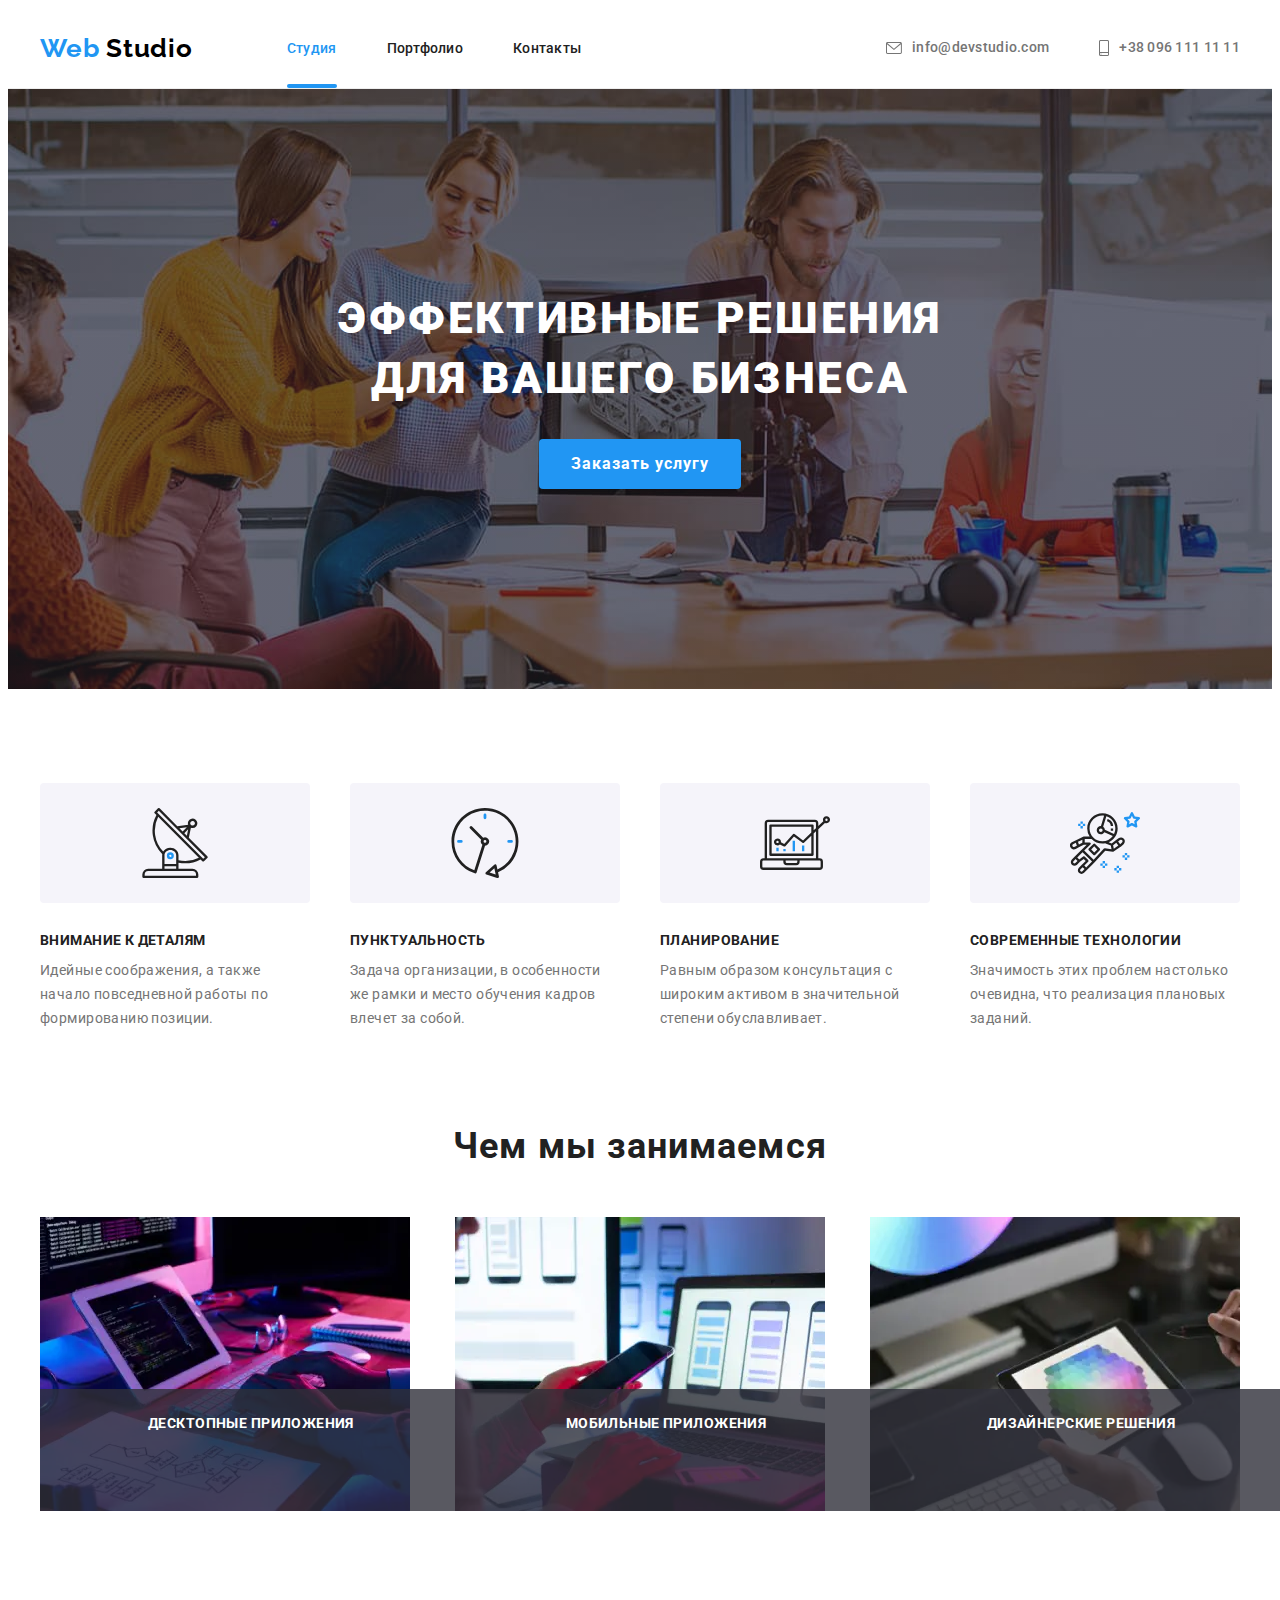
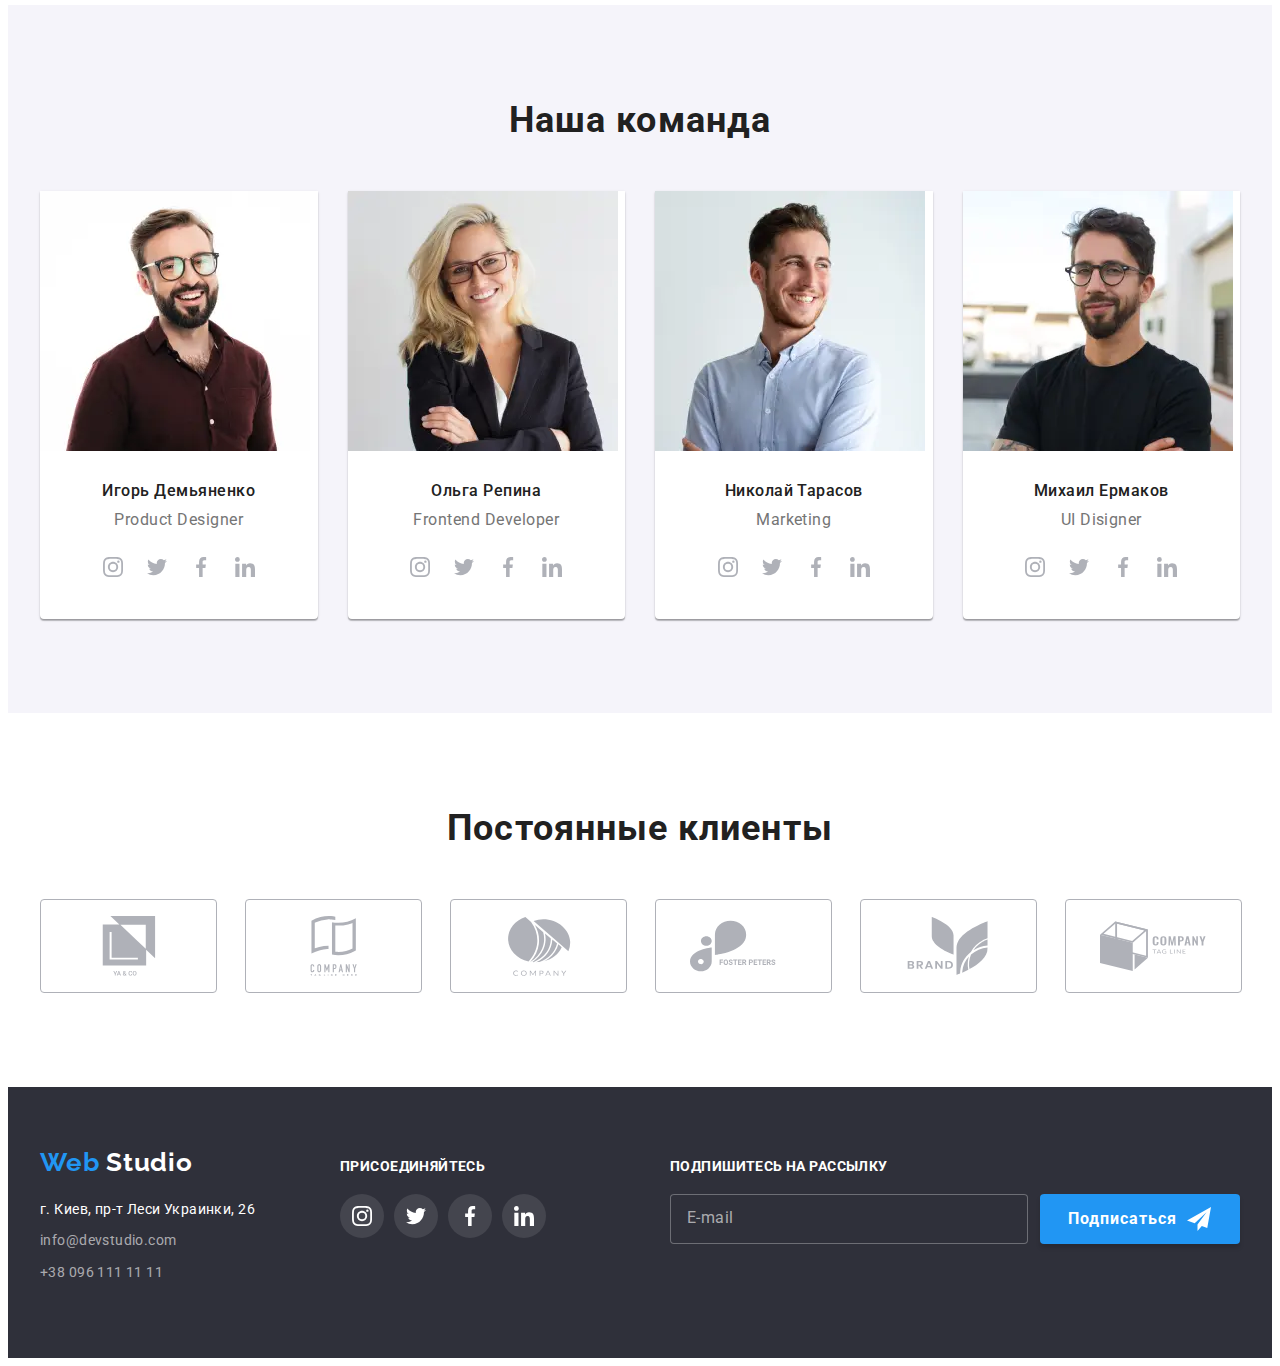
<file: index.html>
<!DOCTYPE html>
<html lang="ru">

<head>
	<meta charset="UTF-8" />
	<meta http-equiv="X-UA-Compatible" content="IE=edge" />
	<meta name="viewport" content="width=device-width, initial-scale=1.0" />
	<title>Студия</title>
	<link rel="preconnect" href="https://fonts.googleapis.com" />
	<link rel="preconnect" href="https://fonts.gstatic.com" crossorigin />
	<link href="https://fonts.googleapis.com/css2?family=Raleway:wght@700&family=Roboto:wght@400;500;700;900&display=swap"
		rel="stylesheet" />
	<link rel="stylesheet" href="https://cdnjs.cloudflare.com/ajax/libs/modern-normalize/1.1.0/modern-normalize.min.css"
		integrity="sha512-wpPYUAdjBVSE4KJnH1VR1HeZfpl1ub8YT/NKx4PuQ5NmX2tKuGu6U/JRp5y+Y8XG2tV+wKQpNHVUX03MfMFn9Q=="
		crossorigin="anonymous" referrerpolicy="no-referrer" />
	<link rel="stylesheet" href="./css/main.min.css">
</head>

<body>
	<header class="header">
		<div class="container header-container">
			<a href="index.html" lang="en" class="logo link">
				Web
				<span class="logo_black">Studio</span>
			</a>
			<button type="button" class="mobile-menu-btn" aria-label="Открыть меню" data-menu-open>
				<svg class="mobile-menu-btn__icon" width="40" height="40">
					<use href="./images/sprite.svg#burger-menu-icon"></use>
				</svg>
			</button>
			<nav class="nav">
				<ul class="nav-list list">
					<li class="nav-list__item">
						<a class="nav-list__link link current" href="">
							Студия
						</a>
					</li>
					<li class="nav-list__item">
						<a class="nav-list__link link" href="./portfolio.html">
							Портфолио
						</a>
					</li>
					<li class="nav-list__item">
						<a class="nav-list__link link" href="#contacts">
							Контакты
						</a>
					</li>
				</ul>
			</nav>
			<ul class="contacts-list list">
				<li class="contacts-list__item">
					<a class="contacts-list__link link email" href="mailto:info@devstudio.com">
						<svg class="contacts-list__icon" width="16" height="12">
							<use href="./images/sprite.svg#icon-envelope"></use>
						</svg>
						info@devstudio.com
					</a>
				</li>
				<li class="contacts-list__item">
					<a class="contacts-list__link link phone" href="tel:+380961111111">
						<svg class="contacts-list__icon" width="10" height="16">
							<use href="./images/sprite.svg#icon-smartphone"></use>
						</svg>
						+38 096 111 11 11
					</a>
				</li>
			</ul>
		</div>
		<div class="mobile-menu" data-menu>
			<div class="container mobile-menu__container">
				<button type="button" class="mobile-menu__close-btn" aria-label="Закрыть меню" data-menu-close>
					<svg class="mobile-menu__close-icon" width="40" height="40">
						<use href="./images/sprite.svg#menu-close-icon"></use>
					</svg>
				</button>
				<ul class="mobile-menu__nav list">
					<li class="mobile-menu__nav-item"><a href="./index.html" class="mobile-menu__nav-link link current">Студия</a>
					</li>
					<li class="mobile-menu__nav-item"><a href="./portfolio.html" class="mobile-menu__nav-link link">Портфолио</a>
					</li>
					<li class="mobile-menu__nav-item"><a href="#contacts" class="mobile-menu__nav-link link">Контакты</a></li>
				</ul>
				<div class="mobile-menu__contacts-wrapper">
					<ul class="mobile-menu__contacts list">
						<li class="mobile-menu__contacts-item"><a href="tel:+380961111111"
								class="mobile-menu__contacts-link link phone">+38 096 111 11 11</a></li>
						<li class="mobile-menu__contacts-item"><a href="mailto:info@devstudio.com"
								class="mobile-menu__contacts-link link email">info@devstudio.com</a></li>
					</ul>
					<ul class="mobile-menu__social list">
						<li class="mobile-menu__social-item"><a href="" class="mobile-menu__social-link link">Instagram</a></li>
						<li class="mobile-menu__social-item"><a href="" class="mobile-menu__social-link link">Twitter</a></li>
						<li class="mobile-menu__social-item"><a href="" class="mobile-menu__social-link link">Facebook</a></li>
						<li class="mobile-menu__social-item"><a href="" class="mobile-menu__social-link link">LinkedIn</a></li>
					</ul>
				</div>
			</div>
		</div>
	</header>
	<main>
		<section class="hero-section">
			<div class="container hero-container">
				<h1 class="main-title">
					Эффективные решения
					<br />
					для вашего бизнеса
				</h1>
				<button class="modal-btn" type="button" aria-label="Заказать услугу" data-modal-open>
					Заказать услугу
				</button>
			</div>
		</section>
		<section class="features-section section">
			<div class="container features-container">
				<h2 class="features-title title visually-hidden">
					Наши преимущества
				</h2>
				<ul class="features-list list">
					<li class="features-list__item">
						<div class="features-list__icon-wrapper">
							<svg class="features-list__icon" width="70" height="70">
								<use href="./images/sprite.svg#icon-antenna"></use>
							</svg>
						</div>
						<h3 class="features-list__title">Внимание к деталям</h3>
						<p class="features-list__description">
							Идейные соображения, а также начало повседневной работы по
							формированию позиции.
						</p>
					</li>

					<li class="features-list__item">
						<div class="features-list__icon-wrapper">
							<svg class="features-list__icon" width="70" height="70">
								<use href="./images/sprite.svg#icon-clock"></use>
							</svg>
						</div>
						<h3 class="features-list__title">Пунктуальность</h3>
						<p class="features-list__description">
							Задача организации, в особенности же рамки и место обучения
							кадров влечет за собой.
						</p>
					</li>
					<li class="features-list__item">
						<div class="features-list__icon-wrapper">
							<svg class="features-list__icon" width="70" height="70">
								<use href="./images/sprite.svg#icon-diagram"></use>
							</svg>
						</div>
						<h3 class="features-list__title">Планирование</h3>
						<p class="features-list__description">
							Равным образом консультация с широким активом в значительной
							степени обуславливает.
						</p>
					</li>
					<li class="features-list__item">
						<div class="features-list__icon-wrapper">
							<svg class="features-list__icon" width="70" height="70">
								<use href="./images/sprite.svg#icon-astronaut"></use>
							</svg>
						</div>
						<h3 class="features-list__title">Современные технологии</h3>
						<p class="features-list__description">
							Значимость этих проблем настолько очевидна, что реализация
							плановых заданий.
						</p>
					</li>
				</ul>
			</div>
		</section>
		<section class="activities section">
			<div class="container activities-container">
				<h2 class="activities-title title">Чем мы занимаемся</h2>
				<ul class="activities-list list">
					<li class="activities-list__item">
						<picture>
							<source srcset="./images/box-1.webp 1x, ./images/box-1@2x.webp 2x" type="image/webp" />
							<source srcset="./images/box-1.jpg 1x, ./images/box-1@2x.jpg 2x">
							<img src="./images/box-1.jpg" alt="Проектируем сайты" class="activities-list__img" />
						</picture>
						<h3 class="activities-list__title">Десктопные приложения</h3>
					</li>
					<li class="activities-list__item">
						<picture>
							<source srcset="./images/box-2.webp 1x, ./images/box-2@2x.webp 2x" type="image/webp" />
							<source srcset="./images/box-2.jpg 1x, ./images/box-2@2x.jpg 2x">
							<img src="./images/box-2.jpg" alt="Адаптируем под мобильные" class="activities-list__img" />
						</picture>
						<h3 class="activities-list__title">Мобильные приложения</h3>
					</li>
					<li class="activities-list__item">
						<picture>
							<source srcset="./images/box-3.webp 1x, ./images/box-3@2x.webp 2x" type="image/webp" />
							<source srcset="./images/box-3.jpg 1x, ./images/box-3@2x.jpg 2x">
							<img src="./images/box-3.jpg" alt="Сопровождаем бренды" class="activities-list__img" />
						</picture>
						<h3 class="activities-list__title">Дизайнерские решения</h3>
					</li>
				</ul>
			</div>
		</section>
		<section class="team section">
			<div class="container team-container">
				<h2 class="team-title title">Наша команда</h2>
				<ul class="team-list list">
					<li class="team-member">
						<div class="team-member-card">
							<picture>
								<source srcset="./images/demjanenko.webp 1x, ./images/demjanenko@2x.webp 2x" media="(min-width: 1200px)"
									type="image/webp" />
								<source srcset="./images/demjanenko.jpg 1x, ./images/demjanenko@2x.jpg 2x"
									media="(min-width: 1200px)" />
								<source srcset="./images/demjanenko-tab.webp 1x, ./images/demjanenko-tab@2x.webp 2x"
									media="(min-width: 768px)" type="image/webp" />
								<source srcset="./images/demjanenko-tab.jpg 1x, ./images/demjanenko-tab@2x.jpg 2x"
									media="(min-width: 768px)" />
								<source srcset="./images/demjanenko-mob.webp 1x, ./images/demjanenko-mob@2x.webp 2x"
									media="(max-width: 767px)" type="image/webp" />
								<source srcset="./images/demjanenko-mob.jpg 1x, ./images/demjanenko-mob@2x.jpg 2x"
									media="(max-width: 767px)" />

								<img src="./images/demjanenko-mob.jpg" alt="Игорь Демьяненко" class="picture-team-member" />
							</picture>
							<div class="team-member-description">
								<h3 class="team-member-name">Игорь Демьяненко</h3>
								<p class="team-member-position" lang="en">
									Product Designer
								</p>
								<ul class="social-list list">
									<li class="social-list__item">
										<a class="social-list__link link" href="">
											<svg class="social-list__icon" width="20" height="20">
												<use href="./images/sprite.svg#icon-instagram"></use>
											</svg>
										</a>
									</li>
									<li class="social-list__item">
										<a class="social-list__link link" href="">
											<svg class="social-list__icon" width="20" height="20">
												<use href="./images/sprite.svg#icon-twitter"></use>
											</svg>
										</a>
									</li>
									<li class="social-list__item">
										<a class="social-list__link link" href="">
											<svg class="social-list__icon" width="20" height="20">
												<use href="./images/sprite.svg#icon-facebook"></use>
											</svg>
										</a>
									</li>
									<li class="social-list__item">
										<a class="social-list__link link" href="">
											<svg class="social-list__icon" width="20" height="20">
												<use href="./images/sprite.svg#icon-linkedin"></use>
											</svg>
										</a>
									</li>
								</ul>
							</div>
						</div>
					</li>
					<li class="team-member">
						<div class="team-member-card">
							<picture>
								<source srcset="./images/repina.webp 1x, ./images/repina@2x.webp 2x" media="(min-width: 1200px)"
									type="image/webp" />
								<source srcset="./images/repina.jpg 1x, ./images/repina@2x.jpg 2x" media="(min-width: 1200px)" />
								<source srcset="./images/repina-tab.webp 1x, ./images/repina-tab@2x.webp 2x" media="(min-width: 768px)"
									type="image/webp" />
								<source srcset="./images/repina-tab.jpg 1x, ./images/repina-tab@2x.jpg 2x" media="(min-width: 768px)" />
								<source srcset="./images/repina-mob.webp 1x, ./images/repina-mob@2x.webp 2x" media="(max-width: 767px)"
									type="image/webp" />
								<source srcset="./images/repina-mob.jpg 1x, ./images/repina-mob@2x.jpg 2x" media="(max-width: 767px)" />

								<img src="./images/repina-mob.jpg" alt="Ольга Репина" class="picture-team-member" />
							</picture>
							<div class="team-member-description">
								<h3 class="team-member-name">Ольга Репина</h3>
								<p class="team-member-position" lang="en">
									Frontend Developer
								</p>
								<ul class="social-list list">
									<li class="social-list__item">
										<a class="social-list__link link" href="">
											<svg class="social-list__icon" width="20" height="20">
												<use href="./images/sprite.svg#icon-instagram"></use>
											</svg>
										</a>
									</li>
									<li class="social-list__item">
										<a class="social-list__link link" href="">
											<svg class="social-list__icon" width="20" height="20">
												<use href="./images/sprite.svg#icon-twitter"></use>
											</svg>
										</a>
									</li>
									<li class="social-list__item">
										<a class="social-list__link link" href="">
											<svg class="social-list__icon" width="20" height="20">
												<use href="./images/sprite.svg#icon-facebook"></use>
											</svg>
										</a>
									</li>
									<li class="social-list__item">
										<a class="social-list__link link" href="">
											<svg class="social-list__icon" width="20" height="20">
												<use href="./images/sprite.svg#icon-linkedin"></use>
											</svg>
										</a>
									</li>
								</ul>
							</div>
						</div>
					</li>
					<li class="team-member">
						<div class="team-member-card">
							<picture>
								<source srcset="./images/tarasov.webp 1x, ./images/tarasov@2x.webp 2x" media="(min-width: 1200px)"
									type="image/webp" />
								<source srcset="./images/tarasov.jpg 1x, ./images/tarasov@2x.jpg 2x" media="(min-width: 1200px)" />
								<source srcset="./images/tarasov-tab.webp 1x, ./images/tarasov-tab@2x.webp 2x"
									media="(min-width: 768px)" type="image/webp" />
								<source srcset="./images/tarasov-tab.jpg 1x, ./images/tarasov-tab@2x.jpg 2x"
									media="(min-width: 768px)" />
								<source srcset="./images/tarasov-mob.webp 1x, ./images/tarasov-mob@2x.webp 2x"
									media="(max-width: 767px)" type="image/webp" />
								<source srcset="./images/tarasov-mob.jpg 1x, ./images/tarasov-mob@2xx.jpg 2x"
									media="(max-width: 767px)" />

								<img src="./images/tarasov-mob.jpg" alt="Николай Тарасов" class="picture-team-member" />
							</picture>
							<div class="team-member-description">
								<h3 class="team-member-name">Николай Тарасов</h3>
								<p class="team-member-position" lang="en">
									Marketing
								</p>
								<ul class="social-list list">
									<li class="social-list__item">
										<a class="social-list__link link" href="">
											<svg class="social-list__icon" width="20" height="20">
												<use href="./images/sprite.svg#icon-instagram"></use>
											</svg>
										</a>
									</li>
									<li class="social-list__item">
										<a class="social-list__link link" href="">
											<svg class="social-list__icon" width="20" height="20">
												<use href="./images/sprite.svg#icon-twitter"></use>
											</svg>
										</a>
									</li>
									<li class="social-list__item">
										<a class="social-list__link link" href="">
											<svg class="social-list__icon" width="20" height="20">
												<use href="./images/sprite.svg#icon-facebook"></use>
											</svg>
										</a>
									</li>
									<li class="social-list__item">
										<a class="social-list__link link" href="">
											<svg class="social-list__icon" width="20" height="20">
												<use href="./images/sprite.svg#icon-linkedin"></use>
											</svg>
										</a>
									</li>
								</ul>
							</div>
						</div>
					</li>
					<li class="team-member">
						<div class="team-member-card">
							<picture>
								<source srcset="./images/ermakov.webp 1x, ./images/ermakov@2x.webp 2x" media="(min-width: 1200px)"
									type="image/webp" />
								<source srcset="./images/ermakov.jpg 1x, ./images/ermakov@2x.jpg 2x" media="(min-width: 1200px)" />
								<source srcset="./images/ermakov-tab.webp 1x, ./images/ermakov-tab@2x.webp 2x"
									media="(min-width: 768px)" type="image/webp" />
								<source srcset="./images/ermakov-tab.jpg 1x, ./images/ermakov-tab@2x.jpg 2x"
									media="(min-width: 768px)" />
								<source srcset="./images/ermakov-mob.webp 1x, ./images/ermakov-mob@2x.webp 2x"
									media="(max-width: 767px)" type="image/webp" />
								<source srcset="./images/ermakov-mob.jpg 1x, ./images/ermakov-mob@2x.jpg 2x"
									media="(max-width: 767px)" />

								<img src="./images/ermakov-mob.jpg" alt="Михаил Ермаков" class="pictur-team-member" />
							</picture>
							<div class="team-member-description">
								<h3 class="team-member-name">Михаил Ермаков</h3>
								<p class="team-member-position" lang="en">
									UI Disigner
								</p>
								<ul class="social-list list">
									<li class="social-list__item">
										<a class="social-list__link link" href="">
											<svg class="social-list__icon" width="20" height="20">
												<use href="./images/sprite.svg#icon-instagram"></use>
											</svg>
										</a>
									</li>
									<li class="social-list__item">
										<a class="social-list__link link" href="">
											<svg class="social-list__icon" width="20" height="20">
												<use href="./images/sprite.svg#icon-twitter"></use>
											</svg>
										</a>
									</li>
									<li class="social-list__item">
										<a class="social-list__link link" href="">
											<svg class="social-list__icon" width="20" height="20">
												<use href="./images/sprite.svg#icon-facebook"></use>
											</svg>
										</a>
									</li>
									<li class="social-list__item">
										<a class="social-list__link link" href="">
											<svg class="social-list__icon" width="20" height="20">
												<use href="./images/sprite.svg#icon-linkedin"></use>
											</svg>
										</a>
									</li>
								</ul>
							</div>
						</div>
					</li>
				</ul>
			</div>
		</section>
		<section class="clients section">
			<div class="container clients-container">
				<h2 class="clients-title title">Постоянные клиенты</h2>
				<ul class="clients-list list">
					<li class="clients-list__item">
						<a href="" class="clients-list__link link">
							<svg class="clients-list__icon" width="106" height="60">
								<use href="./images/sprite.svg#icon-yako"></use>
							</svg>
						</a>
					</li>
					<li class="clients-list__item">
						<a href="" class="clients-list__link link">
							<svg class="clients-list__icon" width="106" height="60">
								<use href="./images/sprite.svg#icon-taglinehere"></use>
							</svg>
						</a>
					</li>
					<li class="clients-list__item">
						<a href="" class="clients-list__link link">
							<svg class="clients-list__icon" width="106" height="60">
								<use href="./images/sprite.svg#icon-company"></use>
							</svg>
						</a>
					</li>
					<li class="clients-list__item">
						<a href="" class="clients-list__link link">
							<svg class="clients-list__icon" width="106" height="60">
								<use href="./images/sprite.svg#icon-foster"></use>
							</svg>
						</a>
					</li>
					<li class="clients-list__item">
						<a href="" class="clients-list__link link">
							<svg class="clients-list__icon" width="106" height="60">
								<use href="./images/sprite.svg#icon-brand"></use>
							</svg>
						</a>
					</li>
					<li class="clients-list__item">
						<a href="" class="clients-list__link link">
							<svg class="clients-list__icon" width="106" height="60">
								<use href="./images/sprite.svg#icon-tagline"></use>
							</svg>
						</a>
					</li>
				</ul>
			</div>
		</section>
	</main>
	<footer class="footer">
		<div class="container footer-container">
			<div class="footer-wraper">
				<div class="address-wraper">
					<a href="index.html" lang="en" class="logo link">
						Web
						<span class="logo_white">Studio</span>
					</a>
					<address id="contacts" class="contacts">
						<ul class="contacts-list list">
							<li class="contacts-list__item">
								<a class="contacts-list__link link post" href="https://goo.gl/maps/UUUmMHArdC9bSHM6A" target="_blank"
									rel="noopener noreferrer">
									г. Киев, пр-т Леси Украинки, 26
								</a>
							</li>
							<li class="contacts-list__item">
								<a class="contacts-list__link link email" href="mailto:info@devstudio.com">
									info@devstudio.com
								</a>
							</li>
							<li class="contacts-list__item">
								<a class="contacts-list__link link phone" href="tel:+380961111111">
									+38 096 111 11 11
								</a>
							</li>
						</ul>
					</address>
				</div>
				<div class="social-media">
					<b class="join">Присоединяйтесь</b>
					<ul class="social-list list">
						<li class="social-list__item">
							<a class="social-list__link link" href="">
								<svg class="social-list__icon" width="20" height="20">
									<use href="./images/sprite.svg#icon-instagram"></use>
								</svg>
							</a>
						</li>
						<li class="social-list__item">
							<a class="social-list__link link" href="">
								<svg class="social-list__icon" width="20" height="20">
									<use href="./images/sprite.svg#icon-twitter"></use>
								</svg>
							</a>
						</li>
						<li class="social-list__item">
							<a class="social-list__link link" href="">
								<svg class="social-list__icon" width="20" height="20">
									<use href="./images/sprite.svg#icon-facebook"></use>
								</svg>
							</a>
						</li>
						<li class="social-list__item">
							<a class="social-list__link link" href="">
								<svg class="social-list__icon" width="20" height="20">
									<use href="./images/sprite.svg#icon-linkedin"></use>
								</svg>
							</a>
						</li>
					</ul>
				</div>
				<form class="subscribe-form">
					<strong class="subscribe-call">Подпишитесь на рассылку</strong>
					<div class="subscribe-form-email-wrapper">
						<input type="email" name="subscribe-form-email" class="subscribe-form-input" placeholder="E-mail">
						<button type="submit" class="subscribe-form-submit-btn"
							aria-label="Подписаться на рассылку">Подписаться</button>
					</div>
				</form>
			</div>
		</div>
	</footer>
	<div class="backdrop is-hidden" data-modal>
		<div class="modal">
			<button type="button" class="modal-close-btn" aria-label="Закрыть форму" data-modal-close>
				<svg class="modal-close-icon" width="18" height="18">
					<use href="./images/sprite.svg#close-icon"></use>
				</svg>
			</button>

			<form class="contact-form">
				<b class="contact-form-title">Оставьте свои данные, мы вам перезвоним</b>
				<label class="contact-form-field">
					<span class="contact-form-field-label">Имя</span>
					<span class="contact-form-input-wrapper">
						<input name="user_name" type="text" class="contact-form-input" required />
						<svg class="contact-form-input-icon" width="18" height="18">
							<use href="./images/sprite.svg#person-input-icon"></use>
						</svg>
					</span>
				</label>
				<label class="contact-form-field">
					<span class="contact-form-field-label">Телефон</span>
					<span class="contact-form-input-wrapper">
						<input name="user_phone" type="tel" class="contact-form-input" required />
						<svg class="contact-form-input-icon" width="18" height="18">
							<use href="./images/sprite.svg#phone-input-icon"></use>
						</svg>
					</span>
				</label>
				<label class="contact-form-field">
					<span class="contact-form-field-label">Почта</span>
					<span class="contact-form-input-wrapper">
						<input name="user_email" type="email" class="contact-form-input" required />
						<svg class="contact-form-input-icon" width="18" height="18">
							<use href="./images/sprite.svg#email-input-icon"></use>
						</svg>
					</span>
				</label>
				<label class="contact-form-field">
					<span class="contact-form-field-label">Комментарий</span>
					<textarea name="user_message" class="contact-form-message" placeholder="Введите текст"></textarea>
				</label>
				<div class="contact-form-checkbox-wrapper">
					<input name="accept-policy" type="checkbox" class="contact-form-checkbox visually-hidden" id="policy-checkbox"
						required />
					<label for="policy-checkbox" class="contact-form-checkbox-label">
						Соглашаюсь с рассылкой и принимаю&nbsp;
						<a href="">Условия договора</a>
					</label>
				</div>
				<button type="submit" class="contact-form-submit-btn" aria-label="Отправить данные">
					Отправить
				</button>
			</form>
		</div>
	</div>
	<script src="./js/modal.js"></script>
	<script src="./js/menu.js"></script>
</body>

</html>
</file>
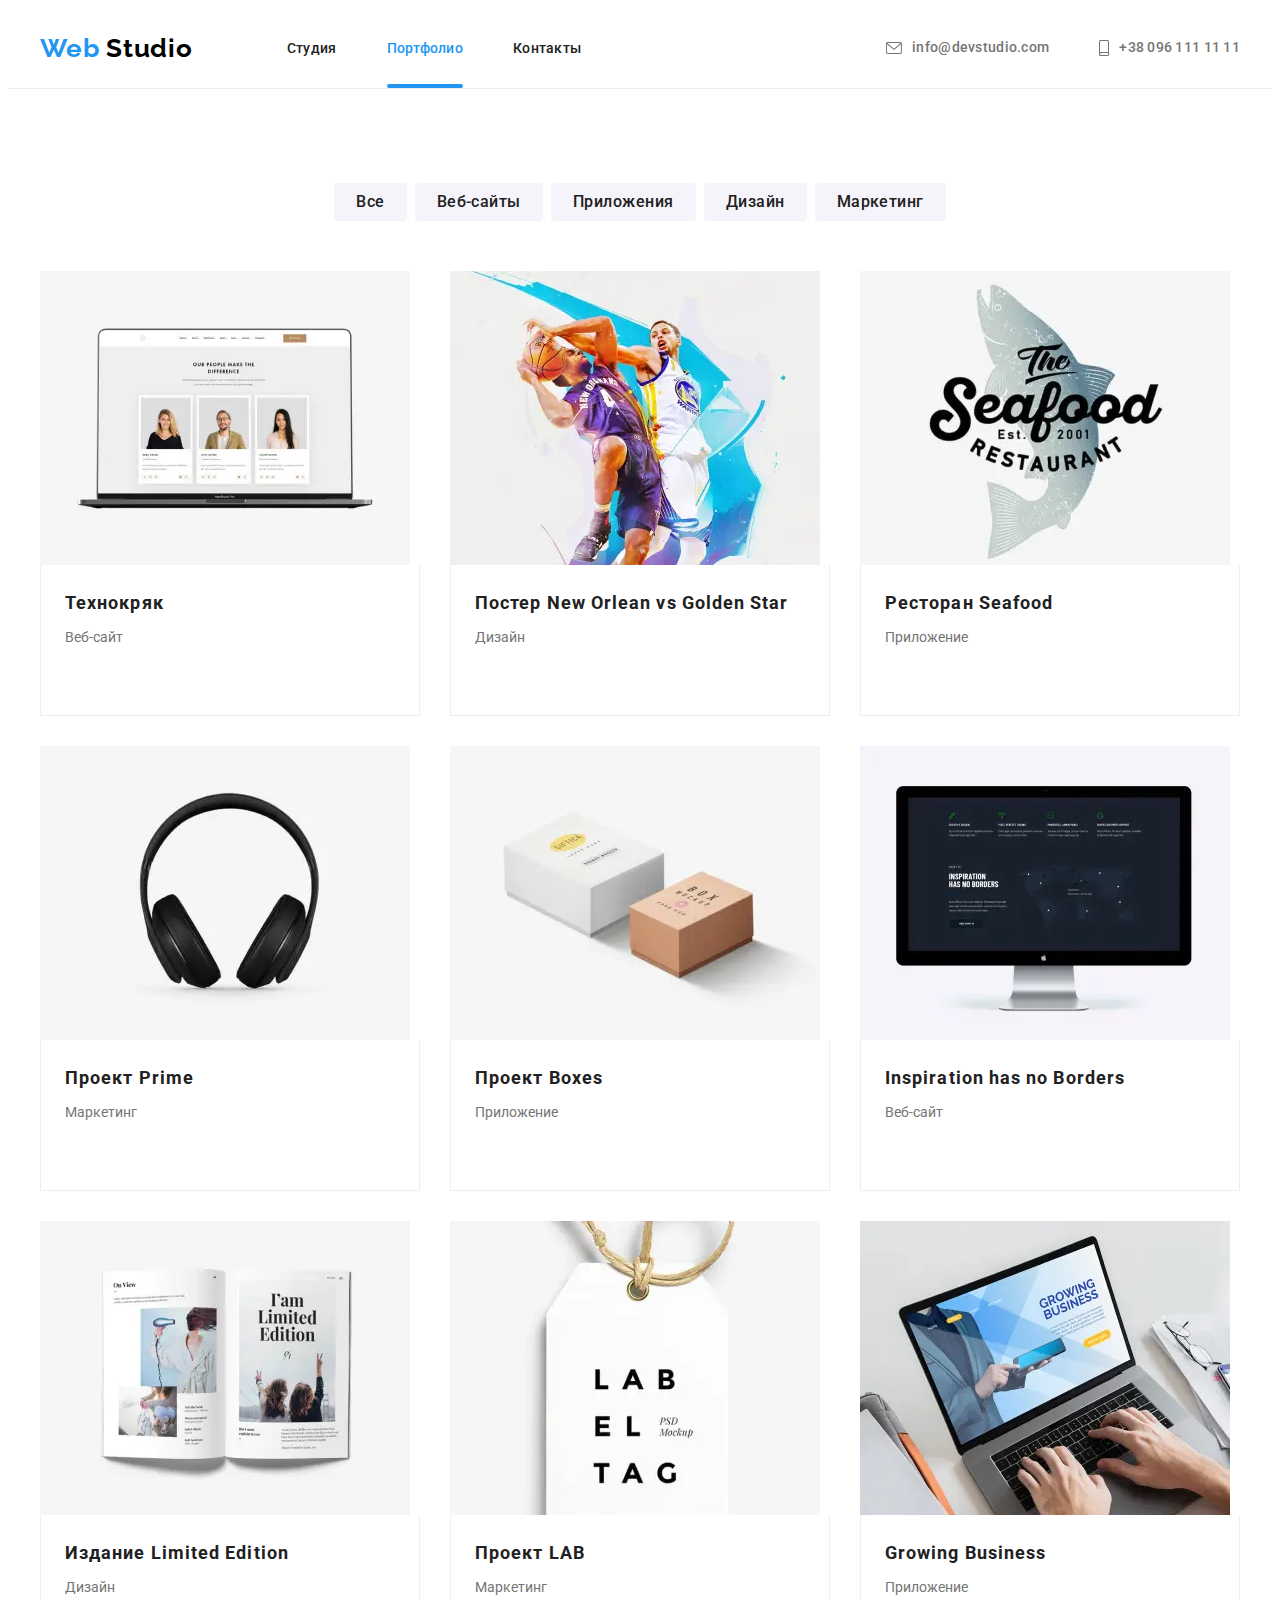
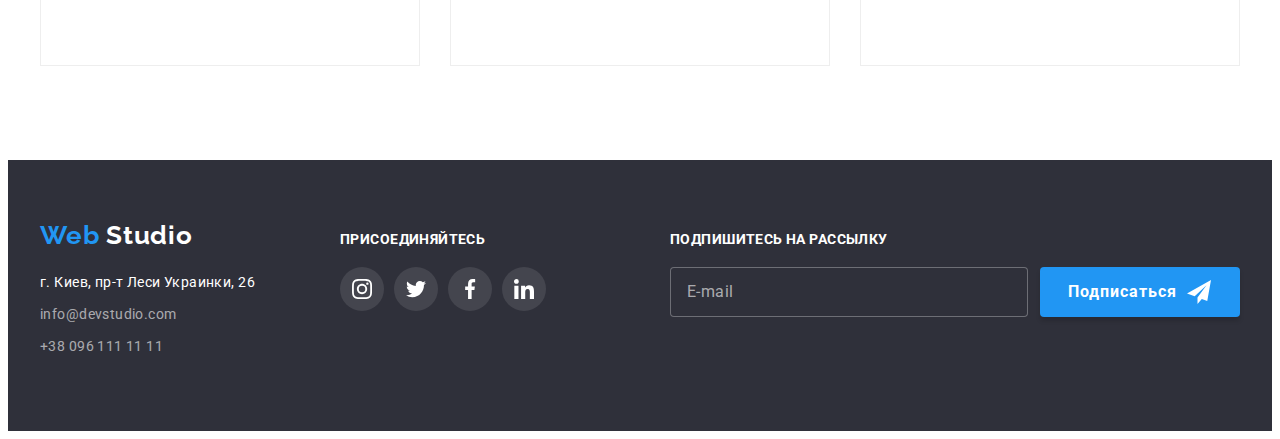
<file: portfolio.html>
<!DOCTYPE html>
<html lang="ru">

<head>
	<meta charset="UTF-8" />
	<meta http-equiv="X-UA-Compatible" content="IE=edge" />
	<meta name="viewport" content="width=device-width, initial-scale=1.0" />
	<title>Портфолио</title>
	<link rel="preconnect" href="https://fonts.googleapis.com" />
	<link rel="preconnect" href="https://fonts.gstatic.com" crossorigin />
	<link href="https://fonts.googleapis.com/css2?family=Raleway:wght@700&family=Roboto:wght@400;500;700;900&display=swap"
		rel="stylesheet" />
	<link rel="stylesheet" href="https://cdnjs.cloudflare.com/ajax/libs/modern-normalize/1.1.0/modern-normalize.min.css"
		integrity="sha512-wpPYUAdjBVSE4KJnH1VR1HeZfpl1ub8YT/NKx4PuQ5NmX2tKuGu6U/JRp5y+Y8XG2tV+wKQpNHVUX03MfMFn9Q=="
		crossorigin="anonymous" referrerpolicy="no-referrer" />
	<link rel="stylesheet" href="./css/main.min.css">
</head>

<body>
	<header class="header">
		<div class="container header-container">
			<a href="index.html" lang="en" class="logo link">
				Web
				<span class="logo_black">Studio</span>
			</a>
			<button type="button" class="mobile-menu-btn" aria-label="Открыть меню" data-menu-open>
				<svg class="mobile-menu-btn__icon" width="40" height="40">
					<use href="./images/sprite.svg#burger-menu-icon"></use>
				</svg>
			</button>
			<nav class="nav">
				<ul class="nav-list list">
					<li class="nav-list__item">
						<a class="nav-list__link link" href="./index.html">Студия</a>
					</li>
					<li class="nav-list__item">
						<a class="nav-list__link link current" href="">Портфолио</a>
					</li>
					<li class="nav-list__item">
						<a class="nav-list__link link" href="#contacts">Контакты</a>
					</li>
				</ul>
			</nav>
			<ul class="contacts-list list">
				<li class="contacts-list__item">
					<a class="contacts-list__link link email" href="mailto:info@devstudio.com">
						<svg class="contacts-list__icon" width="16" height="12">
							<use href="./images/sprite.svg#icon-envelope"></use>
						</svg>
						info@devstudio.com
					</a>
				</li>
				<li class="contacts-list__item">
					<a class="contacts-list__link link phone" href="tel:+380961111111">
						<svg class="contacts-list__icon" width="10" height="16">
							<use href="./images/sprite.svg#icon-smartphone"></use>
						</svg>
						+38 096 111 11 11
					</a>
				</li>
			</ul>
		</div>
		<div class="mobile-menu" data-menu>
			<div class="container mobile-menu__container">
				<button class="mobile-menu__close-btn" aria-label="Закрыть меню" data-menu-close>
					<svg class="mobile-menu__close-icon" width="40" height="40">
						<use href="./images/sprite.svg#menu-close-icon"></use>
					</svg>
				</button>
				<ul class="mobile-menu__nav list">
					<li class="mobile-menu__nav-item"><a href="./index.html" class="mobile-menu__nav-link link">Студия</a>
					</li>
					<li class="mobile-menu__nav-item"><a href="./portfolio.html"
							class="mobile-menu__nav-link link current">Портфолио</a>
					</li>
					<li class="mobile-menu__nav-item"><a href="#contacts" class="mobile-menu__nav-link link">Контакты</a></li>
				</ul>
				<div class="mobile-menu__contacts-wrapper">
					<ul class="mobile-menu__contacts list">
						<li class="mobile-menu__contacts-item"><a href="tel:+380961111111"
								class="mobile-menu__contacts-link link phone">+38 096 111 11 11</a></li>
						<li class="mobile-menu__contacts-item"><a href="mailto:info@devstudio.com"
								class="mobile-menu__contacts-link link email">info@devstudio.com</a></li>
					</ul>
					<ul class="mobile-menu__social list">
						<li class="mobile-menu__social-item"><a href="" class="mobile-menu__social-link link">Instagram</a></li>
						<li class="mobile-menu__social-item"><a href="" class="mobile-menu__social-link link">Twitter</a></li>
						<li class="mobile-menu__social-item"><a href="" class="mobile-menu__social-link link">Facebook</a></li>
						<li class="mobile-menu__social-item"><a href="" class="mobile-menu__social-link link">LinkedIn</a></li>
					</ul>
				</div>
			</div>
		</div>
	</header>
	<main>
		<section class="portfolio section">
			<div class="container portfolio-container">
				<h1 class="portfolio-title visually-hidden">Портфолио проектов</h1>
				<ul class="filters-list list">
					<li class="filters-list__item">
						<button class="filters-list__btn all-filter current" type="button">Все</button>
					</li>
					<li class="filters-list__item">
						<button class="filters-list__btn sites-filter" type="button">Веб-сайты</button>
					</li>
					<li class="filters-list__item">
						<button class="filters-list__btn apps-filter" type="button">Приложения</button>
					</li>
					<li class="filters-list__item">
						<button class="filters-list__btn design-filter" type="button">Дизайн</button>
					</li>
					<li class="filters-list__item">
						<button class="filters-list__btn marketing-filter" type="button">Маркетинг</button>
					</li>
				</ul>
				<ul class="projects-list list">
					<li class="projects-list__item">
						<a href="" class="projects-list__link link">
							<article class="project-card">
								<div class="project-card__img-wrapper">
									<picture>
										<source srcset="./images/proj-kriak.webp 1x, ./images/proj-kriak@2x.webp 2x"
											media="(min-width: 1200px)" type="image/webp" />
										<source srcset="./images/proj-kriak.jpg 1x, ./images/proj-kriak@2x.jpg 2x"
											media="(min-width: 1200px)" />
										<source srcset="./images/proj-kriak-tab.webp 1x, ./images/proj-kriak-tab@2x.webp 2x"
											media="(min-width: 768px)" type="image/webp" />
										<source srcset="./images/proj-kriak-tab.jpg 1x, ./images/proj-kriak-tab@2x.jpg 2x"
											media="(min-width: 768px)" />
										<source srcset="./images/proj-kriak-mob.webp 1x, ./images/proj-kriak-mob@2x.webp 2x"
											media="(max-width: 767px)" type="image/webp" />
										<source srcset="./images/proj-kriak-mob.jpg 1x, ./images/proj-kriak-mob@2x.jpg 2x"
											media="(max-width: 767px)" />

										<img src="./images/proj-kriak-mob.jpg" alt="Скриншот веб-сайта Технокряк" class="picture-project" />
									</picture>
									<p class="project-card__overlay">
										Ресурс предлагает комплексные предложения с разным уровнем функционала и сервисов. Все это
										позволит посетителю получить исчерпывающие сведения о компании или частном лице.
									</p>
								</div>
								<div class="project-discription">
									<h3 class="project-title">Технокряк</h3>
									<p class="project-type">Веб-сайт</p>
								</div>
							</article>
						</a>
					</li>
					<li class="projects-list__item">
						<a href="" class="projects-list__link link">
							<article class="project-card">
								<div class="project-card__img-wrapper">
									<picture>
										<source srcset="./images/proj-orlean.webp 1x, ./images/proj-orlean@2x.webp 2x"
											media="(min-width: 1200px)" type="image/webp" />
										<source srcset="./images/proj-orlean.jpg 1x, ./images/proj-orlean@2x.jpg 2x"
											media="(min-width: 1200px)" />
										<source srcset="./images/proj-orlean-tab.webp 1x, ./images/proj-orlean-tab@2x.webp 2x"
											media="(min-width: 768px)" type="image/webp" />
										<source srcset="./images/proj-orlean-tab.jpg 1x, ./images/proj-orlean-tab@2x.jpg 2x"
											media="(min-width: 768px)" />
										<source srcset="./images/proj-orlean-mob.webp 1x, ./images/proj-orlean-mob@2x.webp 2x"
											media="(max-width: 767px)" type="image/webp" />
										<source srcset="./images/proj-orlean-mob.jpg 1x, ./images/proj-orlean-mob@2x.jpg 2x"
											media="(max-width: 767px)" />

										<img src="./images/proj-orlean-mob.jpg" alt="Скриншот Постера Новый Орлеан против Голден Старс"
											class="picture-project" />
									</picture>
									<p class="project-card__overlay">
										Ресурс предлагает комплексные предложения с разным уровнем функционала и сервисов. Все это
										позволит посетителю получить исчерпывающие сведения о компании или частном лице.
									</p>
								</div>
								<div class="project-discription">
									<h3 class="project-title">
										Постер
										<span lang="en">New Orlean vs Golden Star</span>
									</h3>
									<p class="project-type">Дизайн</p>
								</div>
							</article>
						</a>
					</li>
					<li class="projects-list__item">
						<a href="" class="projects-list__link link">
							<article class="project-card">
								<div class="project-card__img-wrapper">
									<picture>
										<source srcset="./images/proj-seafood.webp 1x, ./images/proj-seafood@2x.webp 2x"
											media="(min-width: 1200px)" type="image/webp" />
										<source srcset="./images/proj-seafood.jpg 1x, ./images/proj-seafood@2x.jpg 2x"
											media="(min-width: 1200px)" />
										<source srcset="./images/proj-seafood-tab.webp 1x, ./images/proj-seafood-tab@2x.webp 2x"
											media="(min-width: 768px)" type="image/webp" />
										<source srcset="./images/proj-seafood-tab.jpg 1x, ./images/proj-seafood-tab@2x.jpg 2x"
											media="(min-width: 768px)" />
										<source srcset="./images/proj-seafood-mob.webp 1x, ./images/proj-seafood-mob@2x.webp 2x"
											media="(max-width: 767px)" type="image/webp" />
										<source srcset="./images/proj-seafood-mob.jpg 1x, ./images/proj-seafood-mob@2x.jpg 2x"
											media="(max-width: 767px)" />

										<img src="./images/proj-seafood-mob.jpg" alt="Скриншот приложения ресторана Сифуд"
											class="picture-project" />
									</picture>
									<p class="project-card__overlay">
										Ресурс предлагает комплексные предложения с разным уровнем функционала и сервисов. Все это
										позволит посетителю получить исчерпывающие сведения о компании или частном лице.
									</p>
								</div>
								<div class="project-discription">
									<h3 class="project-title">
										Ресторан
										<span lang="en">Seafood</span>
									</h3>
									<p class="project-type">Приложение</p>
								</div>
							</article>
						</a>
					</li>
					<li class="projects-list__item">
						<a href="" class="projects-list__link link">
							<article class="project-card">
								<div class="project-card__img-wrapper">
									<picture>
										<source srcset="./images/proj-prime.webp 1x, ./images/proj-prime@2x.webp 2x"
											media="(min-width: 1200px)" type="image/webp" />
										<source srcset="./images/proj-prime.jpg 1x, ./images/proj-prime@2x.jpg 2x"
											media="(min-width: 1200px)" />
										<source srcset="./images/proj-prime-tab.webp 1x, ./images/proj-prime-tab@2x.webp 2x"
											media="(min-width: 768px)" type="image/webp" />
										<source srcset="./images/proj-prime-tab.jpg 1x, ./images/proj-prime-tab@2x.jpg 2x"
											media="(min-width: 768px)" />
										<source srcset="./images/proj-prime-mob.webp 1x, ./images/proj-prime-mob@2x.webp 2x"
											media="(max-width: 767px)" type="image/webp" />
										<source srcset="./images/proj-prime-mob.jpg 1x, ./images/proj-prime-mob@2x.jpg 2x"
											media="(max-width: 767px)" />

										<img src="./images/proj-prime-mob.jpg" alt="Скриншот маркетингового проекта Прайм"
											class="picture-project" />
									</picture>
									<p class="project-card__overlay">
										Ресурс предлагает комплексные предложения с разным уровнем функционала и сервисов. Все это
										позволит посетителю получить исчерпывающие сведения о компании или частном лице.
									</p>
								</div>
								<div class="project-discription">
									<h3 class="project-title">
										Проект
										<span lang="en">Prime</span>
									</h3>
									<p class="project-type">Маркетинг</p>
								</div>
							</article>
						</a>
					</li>
					<li class="projects-list__item">
						<a href="" class="projects-list__link link">
							<article class="project-card">
								<div class="project-card__img-wrapper">
									<picture>
										<source srcset="./images/proj-box.webp 1x, ./images/proj-box@2x.webp 2x" media="(min-width: 1200px)"
											type="image/webp" />
										<source srcset="./images/proj-box.jpg 1x, ./images/proj-box@2x.jpg 2x"
											media="(min-width: 1200px)" />
										<source srcset="./images/proj-box-tab.webp 1x, ./images/proj-box-tab@2x.webp 2x"
											media="(min-width: 768px)" type="image/webp" />
										<source srcset="./images/proj-box-tab.jpg 1x, ./images/proj-box-tab@2x.jpg 2x"
											media="(min-width: 768px)" />
										<source srcset="./images/proj-box-mob.webp 1x, ./images/proj-box-mob@2x.webp 2x"
											media="(max-width: 767px)" type="image/webp" />
										<source srcset="./images/proj-box-mob.jpg 1x, ./images/proj-box-mob@2x.jpg 2x"
											media="(max-width: 767px)" />

										<img src="./images/proj-box-mob.jpg" alt="Скриншот приложения проекта Боксиз"
											class="picture-project" />
									</picture>
									<p class="project-card__overlay">
										Ресурс предлагает комплексные предложения с разным уровнем функционала и сервисов. Все это
										позволит посетителю получить исчерпывающие сведения о компании или частном лице.
									</p>
								</div>
								<div class="project-discription">
									<h3 class="project-title">
										Проект
										<span lang="en">Boxes</span>
									</h3>
									<p class="project-type">Приложение</p>
								</div>
							</article>
						</a>
					</li>
					<li class="projects-list__item">
						<a href="" class="projects-list__link link">
							<article class="project-card">
								<div class="project-card__img-wrapper">
									<picture>
										<source srcset="./images/proj-inspiration.webp 1x, ./images/proj-inspiration@2x.webp 2x"
											media="(min-width: 1200px)" type="image/webp" />
										<source srcset="./images/proj-inspiration.jpg 1x, ./images/proj-inspiration@2x.jpg 2x"
											media="(min-width: 1200px)" />
										<source srcset="./images/proj-inspiration-tab.webp 1x, ./images/proj-inspiration-tab@2x.webp 2x"
											media="(min-width: 768px)" type="image/webp" />
										<source srcset="./images/proj-inspiration-tab.jpg 1x, ./images/proj-inspiration-tab@2x.jpg 2x"
											media="(min-width: 768px)" />
										<source srcset="./images/proj-inspiration-mob.webp 1x, ./images/proj-inspiration-mob@2x.webp 2x"
											media="(max-width: 767px)" type="image/webp" />
										<source srcset="./images/proj-inspiration-mob.jpg 1x, ./images/proj-inspiration-mob@2x.jpg 2x"
											media="(max-width: 767px)" />

										<img src="./images/proj-inspiration-mob.jpg" alt="Скриншот веб-сайта Вдохновение не имеет границ"
											class="picture-project" />
									</picture>
									<p class="project-card__overlay">
										Ресурс предлагает комплексные предложения с разным уровнем функционала и сервисов. Все это
										позволит посетителю получить исчерпывающие сведения о компании или частном лице.
									</p>
								</div>
								<div class="project-discription">
									<h3 class="project-title" lang="en">Inspiration has no Borders</h3>
									<p class="project-type">Веб-сайт</p>
								</div>
							</article>
						</a>
					</li>
					<li class="projects-list__item">
						<a href="" class="projects-list__link link">
							<article class="project-card">
								<div class="project-card__img-wrapper">
									<picture>
										<source srcset="./images/proj-limited.webp 1x, ./images/proj-limited@2x.webp 2x"
											media="(min-width: 1200px)" type="image/webp" />
										<source srcset="./images/proj-limited.jpg 1x, ./images/proj-limited@2x.jpg 2x"
											media="(min-width: 1200px)" />
										<source srcset="./images/proj-limited-tab.webp 1x, ./images/proj-limited-tab@2x.webp 2x"
											media="(min-width: 768px)" type="image/webp" />
										<source srcset="./images/proj-limited-tab.jpg 1x, ./images/proj-limited-tab@2x.jpg 2x"
											media="(min-width: 768px)" />
										<source srcset="./images/proj-limited-mob.webp 1x, ./images/proj-limited-mob@2x.webp 2x"
											media="(max-width: 767px)" type="image/webp" />
										<source srcset="./images/proj-limited-mob.jpg 1x, ./images/proj-limited-mob@2x.jpg 2x"
											media="(max-width: 767px)" />

										<img src="./images/proj-limited-mob.jpg" alt="Скриншот дизайнерского проекта издания Лимитед Эдишн"
											class="picture-project" />
									</picture>
									<p class="project-card__overlay">
										Ресурс предлагает комплексные предложения с разным уровнем функционала и сервисов. Все это
										позволит посетителю получить исчерпывающие сведения о компании или частном лице.
									</p>
								</div>
								<div class="project-discription">
									<h3 class="project-title">
										Издание
										<span lang="en">Limited Edition</span>
									</h3>
									<p class="project-type">Дизайн</p>
								</div>
							</article>
						</a>
					</li>
					<li class="projects-list__item">
						<a href="" class="projects-list__link link">
							<article class="project-card">
								<div class="project-card__img-wrapper">
									<picture>
										<source srcset="./images/proj-lab.webp 1x, ./images/proj-lab@2x.webp 2x" media="(min-width: 1200px)"
											type="image/webp" />
										<source srcset="./images/proj-lab.jpg 1x, ./images/proj-lab@2x.jpg 2x"
											media="(min-width: 1200px)" />
										<source srcset="./images/proj-lab-tab.webp 1x, ./images/proj-lab-tab@2x.webp 2x"
											media="(min-width: 768px)" type="image/webp" />
										<source srcset="./images/proj-lab-tab.jpg 1x, ./images/proj-lab-tab@2x.jpg 2x"
											media="(min-width: 768px)" />
										<source srcset="./images/proj-lab-mob.webp 1x, ./images/proj-lab-mob@2x.webp 2x"
											media="(max-width: 767px)" type="image/webp" />
										<source srcset="./images/proj-lab-mob.jpg 1x, ./images/proj-lab-mob@2x.jpg 2x"
											media="(max-width: 767px)" />

										<img src="./images/proj-lab-mob.jpg" alt="Скриншот маркетингового проекта ЛАБ"
											class="picture-project" />
									</picture>
									<p class="project-card__overlay">
										Ресурс предлагает комплексные предложения с разным уровнем функционала и сервисов. Все это
										позволит посетителю получить исчерпывающие сведения о компании или частном лице.
									</p>
								</div>
								<div class="project-discription">
									<h3 class="project-title">
										Проект
										<span lang="en">LAB</span>
									</h3>
									<p class="project-type">Маркетинг</p>
								</div>
							</article>
						</a>
					</li>
					<li class="projects-list__item">
						<a href="" class="projects-list__link link">
							<article class="project-card">
								<div class="project-card__img-wrapper">
									<picture>
										<source srcset="./images/proj-growing.webp 1x, ./images/proj-growing@2x.webp 2x"
											media="(min-width: 1200px)" type="image/webp" />
										<source srcset="./images/proj-growing.jpg 1x, ./images/proj-growing@2x.jpg 2x"
											media="(min-width: 1200px)" />
										<source srcset="./images/proj-growing-tab.webp 1x, ./images/proj-growing-tab@2x.webp 2x"
											media="(min-width: 768px)" type="image/webp" />
										<source srcset="./images/proj-growing-tab.jpg 1x, ./images/proj-growing-tab@2x.jpg 2x"
											media="(min-width: 768px)" />
										<source srcset="./images/proj-growing-mob.webp 1x, ./images/proj-growing-mob@2x.webp 2x"
											media="(max-width: 767px)" type="image/webp" />
										<source srcset="./images/proj-growing-mob.jpg 1x, ./images/proj-growing-mob@2x.jpg 2x"
											media="(max-width: 767px)" />

										<img src="./images/proj-growing-mob.jpg" alt="Скриншот приложения Гроуин Бизнес"
											class="picture-project" />
									</picture>
									<p class="project-card__overlay">
										Ресурс предлагает комплексные предложения с разным уровнем функционала и сервисов. Все это
										позволит посетителю получить исчерпывающие сведения о компании или частном лице.
									</p>
								</div>
								<div class="project-discription">
									<h3 class="project-title" lang="en">Growing Business</h3>
									<p class="project-type">Приложение</p>
								</div>
							</article>
						</a>
					</li>
				</ul>
			</div>
		</section>
	</main>
	<footer class="footer">
		<div class="container footer-container">
			<div class="footer-wraper">
				<div class="address-wraper">
					<a href="index.html" lang="en" class="logo link">
						Web
						<span class="logo_white">Studio</span>
					</a>
					<address id="contacts" class="contacts">
						<ul class="contacts-list list">
							<li class="contacts-list__item">
								<a class="contacts-list__link link post" href="https://goo.gl/maps/UUUmMHArdC9bSHM6A" target="_blank"
									rel="noopener noreferrer">
									г. Киев, пр-т Леси Украинки, 26
								</a>
							</li>
							<li class="contacts-list__item">
								<a class="contacts-list__link link email" href="mailto:info@devstudio.com">info@devstudio.com</a>
							</li>
							<li class="contacts-list__item">
								<a class="contacts-list__link link phone" href="tel:+380961111111">+38 096 111 11 11</a>
							</li>
						</ul>
					</address>
				</div>
				<div class="social-media">
					<b class="join">Присоединяйтесь</b>
					<ul class="social-list list">
						<li class="social-list__item">
							<a class="social-list__link link" href="">
								<svg class="social-list__icon" width="20" height="20">
									<use href="./images/sprite.svg#icon-instagram"></use>
								</svg>
							</a>
						</li>
						<li class="social-list__item">
							<a class="social-list__link link" href="">
								<svg class="social-list__icon" width="20" height="20">
									<use href="./images/sprite.svg#icon-twitter"></use>
								</svg>
							</a>
						</li>
						<li class="social-list__item">
							<a class="social-list__link link" href="">
								<svg class="social-list__icon" width="20" height="20">
									<use href="./images/sprite.svg#icon-facebook"></use>
								</svg>
							</a>
						</li>
						<li class="social-list__item">
							<a class="social-list__link link" href="">
								<svg class="social-list__icon" width="20" height="20">
									<use href="./images/sprite.svg#icon-linkedin"></use>
								</svg>
							</a>
						</li>
					</ul>
				</div>
				<form class="subscribe-form">
					<strong class="subscribe-call">Подпишитесь на рассылку</strong>
					<div class="subscribe-form-email-wrapper">
						<input type="email" name="subscribe-form-email" class="subscribe-form-input" placeholder="E-mail">
						<button type="submit" class="subscribe-form-submit-btn" aria-label="Отправить данные">Подписаться</button>
					</div>
				</form>
			</div>
		</div>
	</footer>
	<script src="./js/menu.js"></script>
</body>

</html>
</file>
<file: css/main.min.css>
:root{--primary-font-family: "Roboto", sans-serif;--secondary-font-family: "Raleway", sans-serif;--primary-text-color: #757575;--secondary-text-color: #212121;--top-logo-color: #000000;--contrast-accent-color: #ffffff;--primary-accent-color: #2196f3;--secondary-accent-color: #188ce8;--primary-background-color: #ffffff;--secondary-background-color: #f5f4fa;--hero-background-color: #c4c4c4;--footer-background-color: #2f303a;--footer-text-color: rgba(255, 255, 255, 0.6);--projects-card-border-color: #eeeeee;--section-border-color: #eeeeee;--social-list-icon-color: #afb1b8}.visually-hidden{position:absolute;width:1px;height:1px;margin:-1px;padding:0;overflow:hidden;border:0;clip:rect(0 0 0 0)}body{font-family:var(--primary-font-family);font-size:14px;color:var(--primary-text-color)}h1,h2,h3,h4,h5,h6,p{margin-top:0;margin-bottom:0}ul,ol{margin-top:0;margin-bottom:0;padding-left:0}img{display:block;max-width:100%;height:auto}.list{list-style:none}.link{text-decoration:none}.container{padding-left:15px;padding-right:15px}@media screen and (min-width: 480px){.container{width:480px;margin-left:auto;margin-right:auto}}@media screen and (min-width: 768px){.container{width:768px}}@media screen and (min-width: 1200px){.container{width:1200px}}.logo{font-family:var(--secondary-font-family);font-weight:700;font-size:26px;line-height:1.19;letter-spacing:0.03em;color:var(--primary-accent-color)}.logo_black{color:var(--top-logo-color)}.logo_white{color:var(--contrast-accent-color)}.main-title{margin-bottom:30px;font-weight:900;font-size:26px;line-height:1.62;text-align:center;letter-spacing:0.06em;text-transform:uppercase;color:var(--contrast-accent-color)}@media screen and (min-width: 1200px){.main-title{font-size:44px;line-height:1.36}}.title{margin-bottom:30px;font-weight:700;font-size:28px;line-height:1.179;text-align:center;letter-spacing:0.03em;color:var(--secondary-text-color)}@media screen and (min-width: 1200px){.title{margin-bottom:50px;font-size:36px;line-height:1.167}}.section{padding-top:60px;padding-bottom:60px}@media screen and (min-width: 1200px){.section{padding-top:94px;padding-bottom:94px}}.social-list{display:flex;justify-content:center}.social-list__link{display:flex;justify-content:center;align-items:center;width:44px;height:44px;border-radius:50%;transition:background-color 250ms cubic-bezier(0.4, 0, 0.2, 1)}.social-list__link:hover,.social-list__link:focus{background-color:var(--primary-accent-color)}.social-list__icon{fill:var(--social-list-icon-color);transition:fill 250ms cubic-bezier(0.4, 0, 0.2, 1)}.social-list__link:hover .social-list__icon,.social-list__link:focus .social-list__icon{fill:var(--contrast-accent-color)}.backdrop{position:fixed;top:0;left:0;width:100vw;height:100vh;background-color:rgba(0,0,0,0.2);transition:opacity 250ms cubic-bezier(0.4, 0, 0.2, 1),visibility 250ms cubic-bezier(0.4, 0, 0.2, 1);overflow-x:scroll}.backdrop.is-hidden{opacity:0;visibility:hidden;pointer-events:none}.modal{position:absolute;top:50%;left:50%;transform:translate(-50%, -50%);width:calc(100% - 20px);min-width:320px;height:610px;background-color:var(--primary-background-color)}@media screen and (min-width: 480px){.modal{width:450px}}@media screen and (min-width: 1200px){.modal{width:528px;height:582px}}.modal-close-btn{position:absolute;top:8px;right:8px;display:flex;justify-content:center;align-items:center;padding:0;width:30px;height:30px;border-radius:50%;border:1px solid rgba(0,0,0,0.1);background-color:transparent;cursor:pointer}.modal-close-icon{transition:fill 250ms cubic-bezier(0.4, 0, 0.2, 1)}.modal-close-btn:hover .modal-close-icon,.modal-close-btn:focus .modal-close-icon{fill:var(--primary-accent-color)}.contact-form{padding:40px}.contact-form-title{display:block;margin-bottom:12px;font-family:'Roboto';font-style:normal;font-weight:700;font-size:20px;line-height:1.5;text-align:center;letter-spacing:0.03em;color:var(--secondary-text-color)}@media screen and (min-width: 1200px){.contact-form-title{line-height:1.15}}.contact-form-field{display:block;margin-bottom:10px}.contact-form-field-label{font-family:'Roboto';font-style:normal;font-weight:400;font-size:12px;line-height:1.167;letter-spacing:0.01em;color:var(--primary-text-color)}.contact-form-input-wrapper{position:relative;display:block;margin-top:4px}.contact-form-input{width:100%;height:40px;padding-left:42px;border:1px solid rgba(33,33,33,0.2);box-sizing:border-box;border-radius:4px;transition:border-color 250ms cubic-bezier(0.4, 0, 0.2, 1)}.contact-form-input:focus{outline:none;border-color:var(--primary-accent-color)}.contact-form-input-icon{position:absolute;top:50%;left:12px;transform:translateY(-50%);fill:var(--secondary-text-color);transition:fill 250ms cubic-bezier(0.4, 0, 0.2, 1)}.contact-form-input:focus+.contact-form-input-icon{fill:var(--primary-accent-color)}.contact-form-message{margin-top:4px;padding:12px 16px;resize:none;width:100%;height:120px;border:1px solid rgba(33,33,33,0.2);box-sizing:border-box;border-radius:4px;transition:border-color 250ms cubic-bezier(0.4, 0, 0.2, 1)}.contact-form-message:focus{outline:none;border-color:var(--primary-accent-color)}.contact-form-message::placeholder{font-family:'Roboto';font-style:normal;font-weight:400;font-size:12px;line-height:1.167;letter-spacing:0.01em;color:rgba(117,117,117,0.5)}.contact-form-checkbox-wrapper{margin-top:12px;margin-bottom:30px}.contact-form-checkbox-label{display:flex;justify-content:center;align-items:center;font-family:'Roboto';font-style:normal;font-weight:400;font-size:12px;line-height:1.167;letter-spacing:0.03em}.contact-form-checkbox-label::before{display:inline-block;width:16px;height:16px;cursor:pointer;content:'';margin-right:6px;background-image:url("../images/checkbox-icon.svg");background-repeat:no-repeat;transition:background 250ms cubic-bezier(0.4, 0, 0.2, 1)}.contact-form-checkbox:checked+.contact-form-checkbox-label::before{background-image:url("../images/checked-checkbox-icon.svg");background-repeat:no-repeat}.contact-form-checkbox-label>a{color:var(--primary-accent-color)}@media screen and (min-width: 1200px){.contact-form-checkbox-label{font-size:14px;line-height:1.71}}.contact-form-submit-btn{display:block;width:200px;padding:10px 32px;margin-left:auto;margin-right:auto;font-family:inherit;font-weight:700;font-size:16px;line-height:1.88;text-align:center;letter-spacing:0.06em;color:var(--contrast-accent-color);background-color:var(--primary-accent-color);box-shadow:0px 4px 4px rgba(0,0,0,0.15);border-radius:4px;border-width:0;cursor:pointer;transition:background-color 250ms cubic-bezier(0.4, 0, 0.2, 1)}.contact-form-submit-btn:hover,.contact-form-submit-btn:focus{background-color:var(--secondary-accent-color)}.header-container{display:flex;align-items:center}.header{max-height:80px;border-bottom:1px solid var(--section-border-color)}@media screen and (max-width: 767px){.header{max-height:60px;padding-top:10px;padding-bottom:10px}.nav{display:none}.header .contacts-list{display:none}.mobile-menu-btn{background-color:transparent;border:none;padding:0;line-height:0}.mobile-menu-btn__icon{transition:fill 250ms cubic-bezier(0.4, 0, 0.2, 1)}.mobile-menu-btn:hover .mobile-menu-btn__icon,.mobile-menu-btn:focus .mobile-menu-btn__icon{fill:var(--primary-accent-color)}.mobile-menu{position:fixed;top:0;left:0;z-index:5;overflow:auto;width:100%;height:100vh;background-color:var(--primary-background-color);opacity:0;visibility:hidden;pointer-events:none;transition:opacity 250ms cubic-bezier(0.4, 0, 0.2, 1),visibility 250ms cubic-bezier(0.4, 0, 0.2, 1)}.mobile-menu.is-open{opacity:1;visibility:visible;pointer-events:all}.mobile-menu__close-btn{position:absolute;top:10px;right:15px;display:flex;justify-content:center;align-items:center;background-color:transparent;border:none;padding:0;line-height:0;cursor:pointer}.mobile-menu__close-icon{transition:fill 250ms cubic-bezier(0.4, 0, 0.2, 1)}.mobile-menu__close-btn:hover .mobile-menu__close-icon,.mobile-menu__close-btn:focus .mobile-menu__close-icon{fill:var(--primary-accent-color)}.mobile-menu__container{display:flex;flex-direction:column;position:relative;height:100%;padding:48px 40px}.mobile-menu__nav-item{margin-bottom:32px}.mobile-menu__nav-link{font-style:normal;font-weight:500;font-size:40px;line-height:1.18;text-align:center;letter-spacing:0.02em;color:var(--secondary-text-color);transition:color 250ms cubic-bezier(0.4, 0, 0.2, 1)}.mobile-menu__nav-link:hover,.mobile-menu__nav-link:focus{color:var(--primary-accent-color)}.current{color:var(--primary-accent-color)}.mobile-menu__contacts-wrapper{flex-basis:100%;display:flex;flex-direction:column;justify-content:end}.mobile-menu__contacts-item{margin-top:32px}.mobile-menu__contacts-link{font-style:normal;font-weight:500;letter-spacing:0.02em;color:var(--primary-text-color)}.mobile-menu__contacts-link.phone{font-size:34px;line-height:1.18;color:var(--primary-accent-color)}.mobile-menu__contacts-link.email{font-size:24px;line-height:1.667px}.mobile-menu__social{display:flex;flex-wrap:wrap;margin-top:54px;margin-left:-20px}.mobile-menu__social-item{height:22px;margin-top:10px;margin-left:10px;margin-bottom:10px}.mobile-menu__social-item:not(:last-child)::after{content:'';width:0;height:22px;margin-left:10px;border:1px solid rgba(33,33,33,0.2)}.mobile-menu__social-link{padding-top:10px;padding-bottom:10px;font-style:normal;font-weight:500;font-size:18px;line-height:1.22;letter-spacing:0.02em;color:var(--primary-accent-color)}}@media screen and (min-width: 768px){.mobile-menu-btn{display:none}.mobile-menu{display:none}.header-container{min-height:80px}.nav-list{display:flex;align-items:center}.nav-list__item:not(:last-child){margin-right:50px}.nav-list__link{padding-top:32px;padding-bottom:32px;font-weight:500;line-height:1.14;letter-spacing:0.02em;color:var(--secondary-text-color);transition:color 250ms cubic-bezier(0.4, 0, 0.2, 1)}.nav-list__link:hover,.nav-list__link:focus{color:var(--primary-accent-color)}.current{color:var(--primary-accent-color)}.nav .current{position:relative}.nav .current::after{position:absolute;bottom:0;left:0;content:"";width:100%;height:4px;border-radius:2px;background-color:var(--primary-accent-color)}.contacts-list__link{display:flex;align-items:center;font-weight:500;line-height:1.14;letter-spacing:0.02em;color:var(--primary-text-color);transition:color 250ms cubic-bezier(0.4, 0, 0.2, 1)}.contacts-list__icon{margin-right:10px;fill:var(--primary-text-color);transition:fill 250ms cubic-bezier(0.4, 0, 0.2, 1)}.contacts-list__link:hover .contacts-list__icon,.contacts-list__link:focus .contacts-list__icon{fill:var(--primary-accent-color)}}@media screen and (max-width: 1200px){.header-container{justify-content:space-between}.contacts-list__item:not(:last-child){margin-bottom:10px}}@media screen and (min-width: 1200px){.header .contacts-list{display:flex;align-items:center;margin-left:auto}.header .contacts-list__link{padding-top:32px;padding-bottom:32px}.nav-list{margin-left:94px}.header .phone{margin-left:50px}}.hero-section{padding-top:118px;padding-bottom:118px;background-image:linear-gradient(to right, rgba(47,48,58,0.4), rgba(47,48,58,0.4)),url("../images/hero-bg-img-mob.jpg");background-repeat:no-repeat;background-position:center center;background-size:cover;background-color:var(--hero-background-color)}@media (min-device-pixel-ratio: 2), (min-resolution: 192dpi), (min-resolution: 2dppx){.hero-section{background-image:linear-gradient(to right, rgba(47,48,58,0.4), rgba(47,48,58,0.4)),url("../images/hero-bg-img-mob@2x.jpg")}}@media screen and (min-width: 481px){.hero-section{background-image:linear-gradient(to right, rgba(47,48,58,0.4), rgba(47,48,58,0.4)),url("../images/hero-bg-img-tab.jpg")}}@media screen and (min-width: 481px) and (min-device-pixel-ratio: 2), screen and (min-width: 481px) and (min-resolution: 192dpi), screen and (min-width: 481px) and (min-resolution: 2dppx){.hero-section{background-image:linear-gradient(to right, rgba(47,48,58,0.4), rgba(47,48,58,0.4)),url("../images/hero-bg-img-tab@2x.jpg")}}@media screen and (min-width: 769px){.hero-section{background-image:linear-gradient(to right, rgba(47,48,58,0.4), rgba(47,48,58,0.4)),url("../images/hero-bg-img.jpg")}}@media screen and (min-width: 769px) and (min-device-pixel-ratio: 2), screen and (min-width: 769px) and (min-resolution: 192dpi), screen and (min-width: 769px) and (min-resolution: 2dppx){.hero-section{background-image:linear-gradient(to right, rgba(47,48,58,0.4), rgba(47,48,58,0.4)),url("../images/hero-bg-img@2x.jpg")}}@media screen and (min-width: 1200px){.hero-section{padding-top:200px;padding-bottom:200px}}@media screen and (min-width: 1600px){.hero-section{background-size:contain}}.modal-btn{display:block;min-width:136px;padding:10px 32px;margin-left:auto;margin-right:auto;font-family:inherit;font-weight:700;font-size:16px;line-height:1.88;text-align:center;letter-spacing:0.06em;color:var(--contrast-accent-color);background-color:var(--primary-accent-color);box-shadow:0px 4px 4px rgba(0,0,0,0.15);border-radius:4px;border-width:0;cursor:pointer;transition:background-color 250ms cubic-bezier(0.4, 0, 0.2, 1)}.modal-btn:hover,.modal-btn:focus{background-color:var(--secondary-accent-color)}.features-list__item{max-width:450px}@media screen and (max-width: 767px){.features-list__item:not(:last-child){margin-bottom:30px}}@media screen and (min-width: 768px){.features-list{display:flex;flex-wrap:wrap;justify-content:center;margin-top:-30px;margin-left:-30px}.features-list__item{width:354px;flex-basis:calc((100% - 60px) / 2);margin-left:30px;margin-top:30px}}@media screen and (min-width: 1200px){.features-section{padding-bottom:0}.features-list{flex-wrap:nowrap;justify-content:space-between;margin-top:0;margin-left:0}.features-list__item{width:270px;flex-basis:auto;margin-left:0;margin-top:0}.features-list__item:not(:last-child){margin-right:30px}}.features-list__icon-wrapper{display:flex;justify-content:center;align-items:center;width:100%;height:120px;margin-bottom:30px;background-color:var(--secondary-background-color);border-radius:4px}.features-list__title{margin-bottom:10px;font-size:14px;font-weight:700;line-height:1.14;letter-spacing:0.03em;text-align:center;text-transform:uppercase;color:var(--secondary-text-color)}@media screen and (min-width: 768px){.features-list__title{text-align:left}}.features-list__description{line-height:1.71;letter-spacing:0.03em;color:var(--primary-text-color)}.activities-list{display:flex;justify-content:space-between}.activities-list__item{position:relative}.activities-list__title{position:absolute;left:0;bottom:0;width:100%;height:70px;padding:26px;font-style:normal;font-weight:700;font-size:14px;line-height:16px;text-align:center;letter-spacing:0.03em;text-transform:uppercase;color:var(--contrast-accent-color);background-color:rgba(47,48,58,0.8)}@media screen and (max-width: 1199px){.activities{display:none}}.team{background-color:var(--secondary-background-color)}@media screen and (max-width: 767px){.team-member:not(:last-child){margin-bottom:30px}}.team-member-card{background-color:var(--primary-background-color);box-shadow:0px 1px 3px rgba(0,0,0,0.12),0px 1px 1px rgba(0,0,0,0.14),0px 2px 1px rgba(0,0,0,0.2);border-radius:0px 0px 4px 4px}.team-member-description{padding:30px 15px 24px}@media screen and (min-width: 768px){.team-list{display:flex;flex-wrap:wrap;justify-content:center;margin-left:-30px;margin-top:-30px}.team-member{flex-basis:calc((100% - 60px) / 2);margin-left:30px;margin-top:30px}.team-member-description{padding:30px 74px 24px}}@media screen and (min-width: 1200px){.team-member{flex-basis:calc((100% - 120px) / 4)}.team-member-description{padding:30px 32px}}.team-member-name{margin-bottom:10px;font-weight:500;font-size:16px;line-height:1.19;text-align:center;letter-spacing:0.03em;color:var(--secondary-text-color)}.team-member-position{margin-bottom:16px;font-size:16px;line-height:1.19;text-align:center;letter-spacing:0.03em}.clients-list__item{max-width:450px}.clients-list__link{display:flex;justify-content:center;width:100%;height:92px;fill:var(--social-list-icon-color);border:1px solid var(--social-list-icon-color);border-radius:4px;transition:fill 250ms cubic-bezier(0.4, 0, 0.2, 1),border-color 250ms cubic-bezier(0.4, 0, 0.2, 1)}.clients-list__link:hover,.clients-list__link:focus{fill:var(--primary-accent-color);border-color:var(--primary-accent-color)}.clients-list__icon{align-self:center}@media screen and (max-width: 479px){.clients-list__item:not(:last-child){margin-bottom:30px}}@media screen and (min-width: 480px){.clients-list{display:flex;flex-wrap:wrap;justify-content:center;margin-left:-30px;margin-top:-30px}.clients-list__item{flex-basis:calc((100% - 60px) / 2);margin-left:30px;margin-top:30px}}@media screen and (min-width: 768px){.clients-list__item{flex-basis:calc((100% - 90px) / 3)}}@media screen and (min-width: 1200px){.clients-list__item{flex-basis:calc((100% - 180px) / 6)}}.footer{padding-top:60px;padding-bottom:60px;background-color:var(--footer-background-color)}@media screen and (max-width: 1199px){.address-wraper{display:flex;flex-direction:column;align-items:center}}.contacts{min-width:230px;margin-top:20px;margin-right:auto;margin-left:auto;margin-bottom:0;font-style:inherit}.contacts .contacts-list{display:flex;flex-direction:column;max-height:82px;align-items:center}.footer .contacts-list__item:not(:last-child){margin-bottom:8px}.contacts .link{font-weight:400;line-height:1.71;letter-spacing:0.03em;color:var(--footer-text-color);transition:color 250ms cubic-bezier(0.4, 0, 0.2, 1)}.contacts .post{color:var(--contrast-accent-color)}.contacts-list__link:hover,.contacts-list__link:focus{color:var(--primary-accent-color)}.social-media{display:flex;flex-direction:column;align-items:center;min-width:206px;margin-top:60px;margin-bottom:60px}.join,.subscribe-call{font-weight:700;font-size:14px;line-height:16px;letter-spacing:0.03em;text-transform:uppercase;color:var(--contrast-accent-color)}.footer .social-list{margin-top:20px;justify-content:space-between;width:206px}.footer .social-list__icon{fill:var(--contrast-accent-color)}.footer .social-list__link{background-color:rgba(255,255,255,0.1);transition:background-color 250ms cubic-bezier(0.4, 0, 0.2, 1)}.footer .social-list__link:hover,.footer .social-list__link:focus{background-color:var(--primary-accent-color)}.subscribe-form{display:flex;flex-direction:column;margin-top:10px}.subscribe-call{align-self:center}.subscribe-form-email-wrapper{display:flex;flex-direction:column;align-items:center;margin-top:20px}.subscribe-form-input{height:50px;margin-bottom:20px;padding:16px;background-color:var(--footer-background-color);border:1px solid rgba(255,255,255,0.3);box-sizing:border-box;border-radius:4px;color:var(--contrast-accent-color);transition:border-color 250ms cubic-bezier(0.4, 0, 0.2, 1)}.subscribe-form-input::placeholder{font-family:'Roboto';font-style:normal;font-weight:400;font-size:16px;line-height:1.25;letter-spacing:0.03em;color:rgba(255,255,255,0.6)}.subscribe-form-input:focus{outline:none;border-color:var(--primary-accent-color)}@media screen and (max-width: 479px){.subscribe-form-input{flex-basis:calc(100% - 30px);min-width:100%}}@media screen and (min-width: 480px){.subscribe-form-input{width:450px}}@media screen and (min-width: 768px){.footer-wraper{display:flex;flex-wrap:wrap;align-items:baseline;flex-basis:100%}.address-wraper{margin-left:60px}.social-media{margin-top:0;margin-left:auto;margin-right:74px;width:206px}.subscribe-form{flex-basis:100%;margin-top:60px}}@media screen and (min-width: 1200px){.footer-wraper{flex-wrap:nowrap;justify-content:stretch;flex-basis:auto}.address-wraper{margin-left:0}.contacts .contacts-list{display:block}.social-media{display:block;margin-left:70px}.subscribe-form{flex-basis:auto;margin-top:0;margin-left:auto}.subscribe-call{align-self:flex-start}.subscribe-form-email-wrapper{flex-direction:row;align-items:center;justify-content:end}.subscribe-form-input{width:358px;margin-right:12px;margin-bottom:0}}.subscribe-form-submit-btn{display:inline-flex;align-items:center;min-width:200px;padding:10px 28px;font-family:inherit;font-weight:700;font-size:16px;line-height:1.88;text-align:center;letter-spacing:0.06em;color:var(--contrast-accent-color);background-color:var(--primary-accent-color);box-shadow:0px 4px 4px rgba(0,0,0,0.15);border-radius:4px;border-width:0;cursor:pointer;transition:background-color 250ms cubic-bezier(0.4, 0, 0.2, 1)}.subscribe-form-submit-btn::after{display:inline-block;margin-left:10px;content:'';width:24px;height:24px;background:url("../images/subscribe-icon.svg") no-repeat}.subscribe-form-submit-btn:hover,.subscribe-form-submit-btn:focus{background-color:var(--secondary-accent-color)}.filters-list{display:flex;flex-direction:column;align-items:center;margin-bottom:40px}@media screen and (max-width: 229px){.filters-list__item:not(:last-child){margin-bottom:15px}}@media screen and (min-width: 230px){.filters-list{flex-direction:row;flex-wrap:wrap;justify-content:flex-start;margin-bottom:40px}.filters-list__item{margin-left:8px;margin-top:15px}}@media screen and (min-width: 768px){.filters-list{justify-content:center;margin-bottom:30px;min-width:610px}.filters-list__item{flex-basis:auto;margin-top:0;margin-left:0}.filters-list__item:not(:last-child){margin-right:8px}}@media screen and (min-width: 1200px){.filters-list{margin-bottom:50px}}.filters-list__btn{padding:6px 22px;min-width:30px;font-family:inherit;font-weight:500;font-size:16px;line-height:1.63;text-align:center;letter-spacing:0.03em;color:var(--secondary-text-color);background-color:var(--secondary-background-color);border-radius:4px;border-width:0px;cursor:pointer;transition:color 250ms cubic-bezier(0.4, 0, 0.2, 1),background-color 250ms cubic-bezier(0.4, 0, 0.2, 1),box-shadow 250ms cubic-bezier(0.4, 0, 0.2, 1)}.filters-list__btn:hover,.filters-list__btn:focus{color:var(--contrast-accent-color);background-color:var(--primary-accent-color);box-shadow:0px 3px 1px rgba(0,0,0,0.1),0px 1px 2px rgba(0,0,0,0.08),0px 2px 2px rgba(0,0,0,0.12)}@media screen and (max-width: 767px){.projects-list__item:not(:last-child){margin-bottom:30px}}@media screen and (min-width: 768px){.projects-list{display:flex;flex-wrap:wrap;justify-content:flex-start;margin-left:-30px;margin-top:-30px}.projects-list__item{flex-basis:calc((100% - 60px) / 2);margin-left:30px;margin-top:30px}}@media screen and (min-width: 1200px){.projects-list__item{flex-basis:calc((100% - 90px) / 3)}}.project-card{display:flex;flex-direction:column;height:100%;transition:box-shadow 250ms cubic-bezier(0.4, 0, 0.2, 1)}.projects-list__link:hover .project-card,.projects-list__link:focus .project-card{box-shadow:0px 1px 1px rgba(0,0,0,0.12),0px 4px 4px rgba(0,0,0,0.06),1px 4px 6px rgba(0,0,0,0.16)}.project-card__img-wrapper{position:relative;overflow:hidden}.project-card__overlay{position:absolute;top:0;left:0;width:100%;height:100%;padding:62px 24px;font-family:"Roboto";font-style:normal;font-weight:400;font-size:18px;line-height:1.56;letter-spacing:0.03em;color:var(--contrast-accent-color);background-color:rgba(33,150,243,0.9);overflow:auto;transform:translateY(100%);transition:transform 250ms cubic-bezier(0.4, 0, 0.2, 1)}.projects-list__link:hover .project-card__overlay,.projects-list__link:focus .project-card__overlay{transform:translateY(0%)}.project-discription{flex-grow:1;min-height:110px;padding:20px 24px;border-right:1px solid var(--projects-card-border-color);border-bottom:1px solid var(--projects-card-border-color);border-left:1px solid var(--projects-card-border-color)}.project-title{margin-bottom:8px;font-weight:700;font-size:18px;line-height:2;letter-spacing:0.06em;color:var(--secondary-text-color)}.projects-list__link{color:currentColor}
/*# sourceMappingURL=main.min.css.map */
</file>
